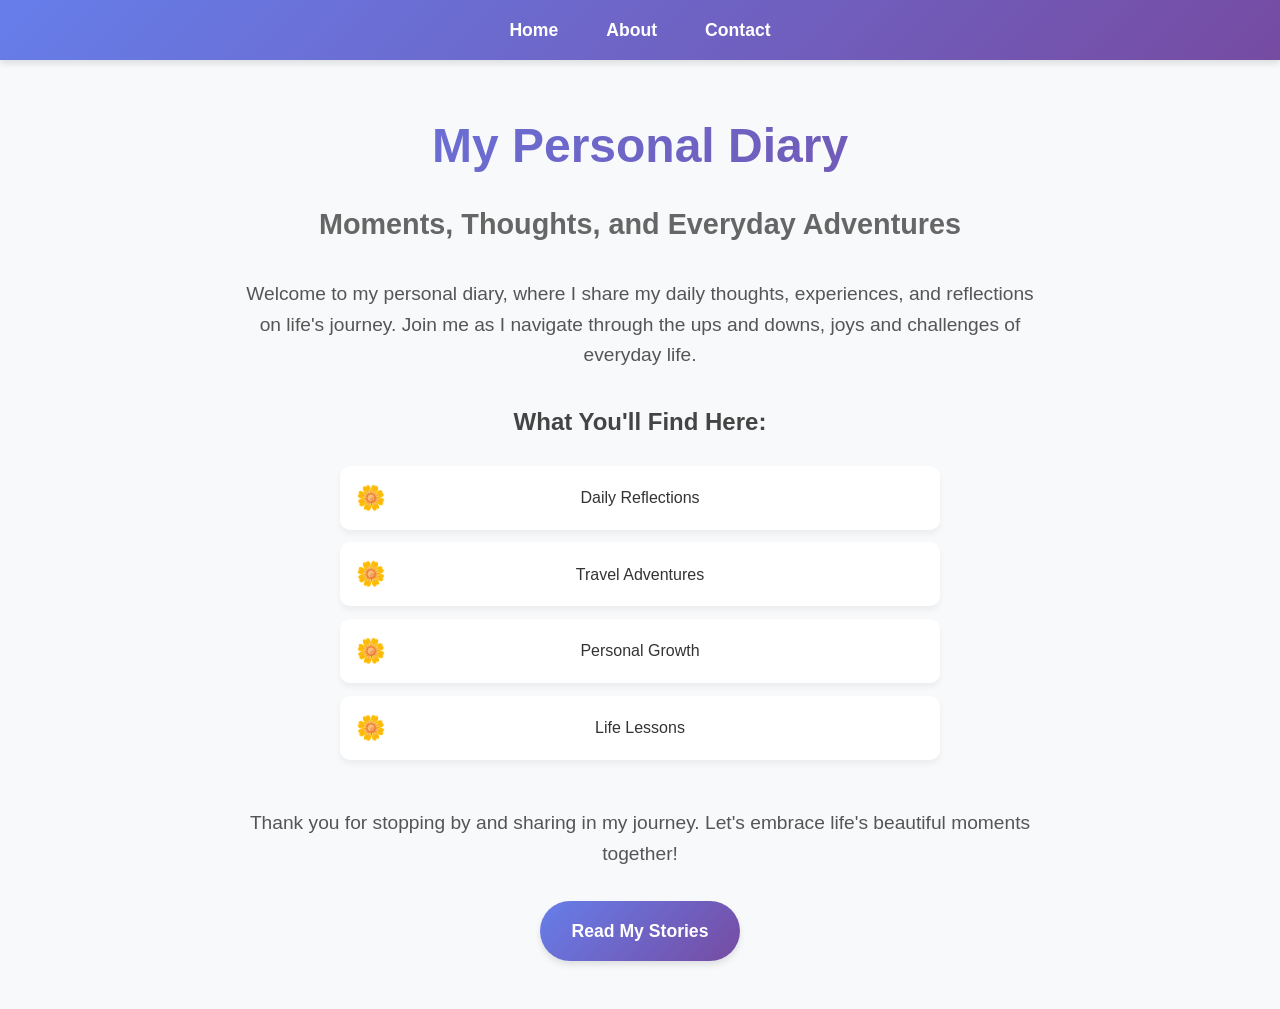
<file: index.html>
<!DOCTYPE html>
<html lang="en">
<head>
    <meta charset="UTF-8">
    <meta name="viewport" content="width=device-width, initial-scale=1.0">
    <title>My Personal Diary</title>
    <link rel="stylesheet" href="style.css">
</head>
<body>
    <header>
        <nav>
            <ul>
                <li><a href="index.html">Home</a></li>
                <li><a href="about.html">About</a></li>
                <li><a href="contact.html">Contact</a></li>
            </ul>
        </nav>
    </header>
    <main>
        <h1>My Personal Diary</h1>
        <h2>Moments, Thoughts, and Everyday Adventures</h2>
        <p>Welcome to my personal diary, where I share my daily thoughts, experiences, and reflections on life's journey. Join me as I navigate through the ups and downs, joys and challenges of everyday life.</p>
        <h3>What You'll Find Here:</h3>
        <ul>
            <li>Daily Reflections</li>
            <li>Travel Adventures</li>
            <li>Personal Growth</li>
            <li>Life Lessons</li>
        </ul>
        <p>Thank you for stopping by and sharing in my journey. Let's embrace life's beautiful moments together!</p>
        <a href="#" class="cta">Read My Stories</a>
    </main>
</body>
</html>
</file>
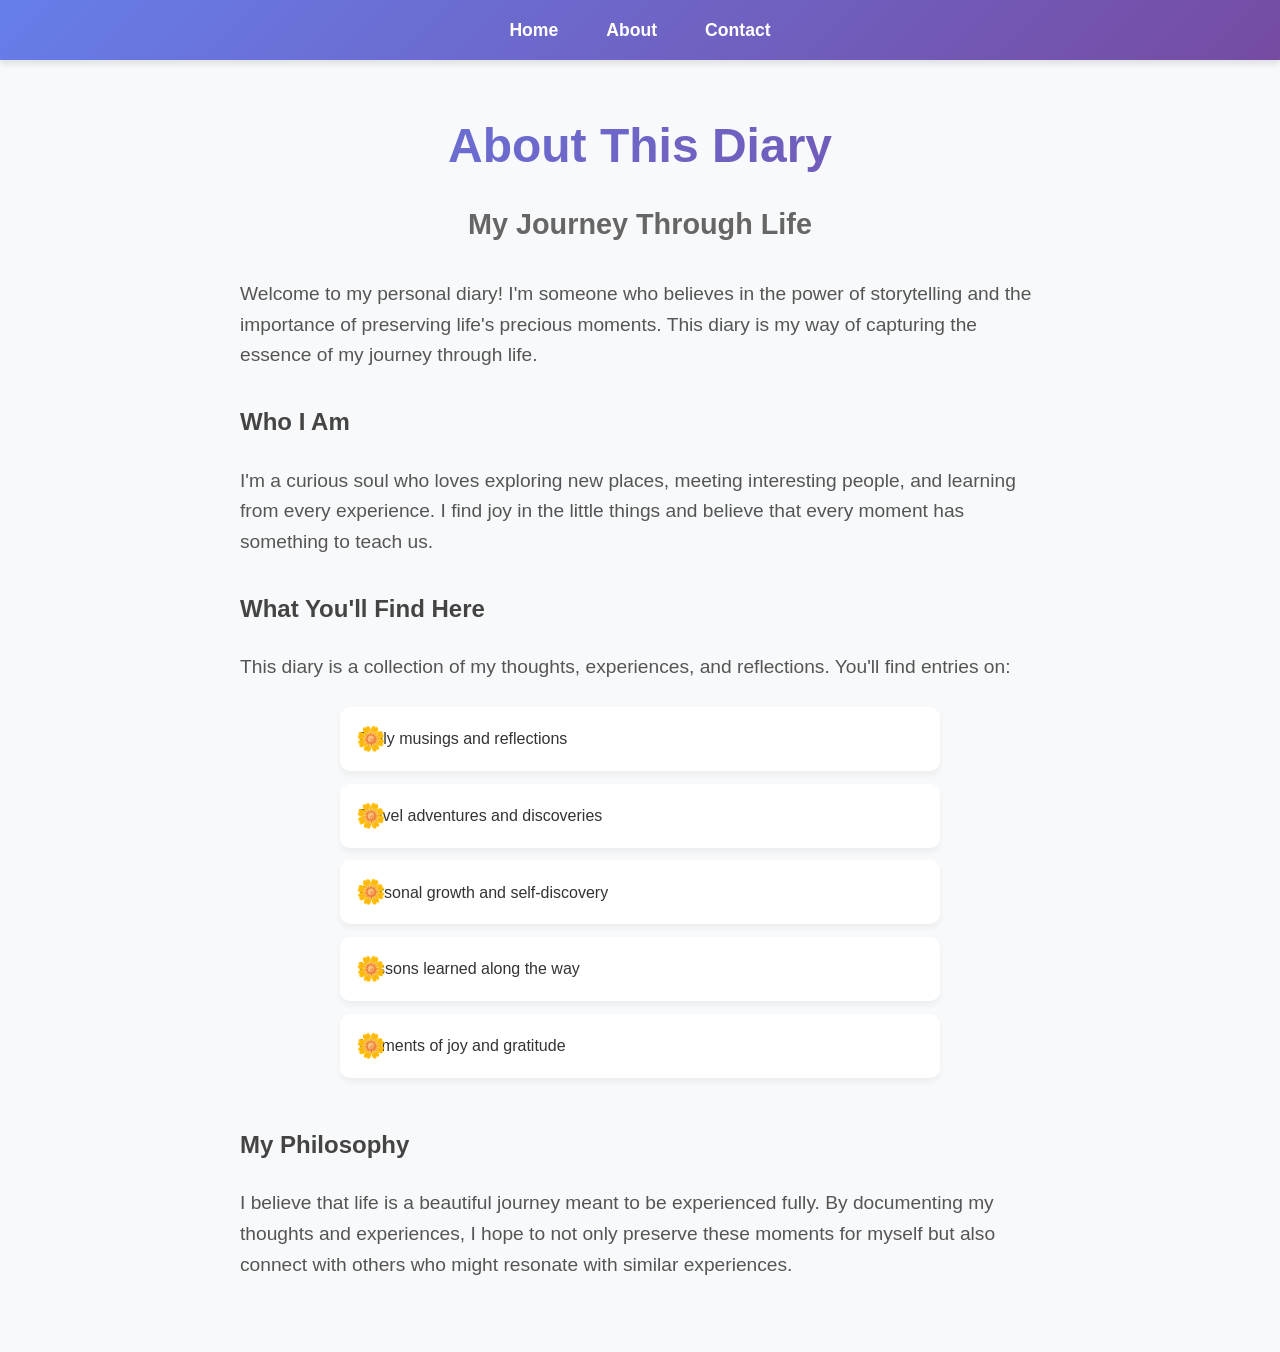
<file: about.html>
<!DOCTYPE html>
<html lang="en">
<head>
    <meta charset="UTF-8">
    <meta name="viewport" content="width=device-width, initial-scale=1.0">
    <title>About - My Personal Diary</title>
    <link rel="stylesheet" href="style.css">
    <style>
        .about-container {
            max-width: 800px;
            margin: 0 auto;
            text-align: left;
        }
        .about-container h3 {
            margin-top: 2rem;
        }
        .about-container p {
            margin-bottom: 1.5rem;
        }
    </style>
</head>
<body>
    <header>
        <nav>
            <ul>
                <li><a href="index.html">Home</a></li>
                <li><a href="about.html">About</a></li>
                <li><a href="contact.html">Contact</a></li>
            </ul>
        </nav>
    </header>
    <main>
        <h1>About This Diary</h1>
        <h2>My Journey Through Life</h2>
        <div class="about-container">
            <p>Welcome to my personal diary! I'm someone who believes in the power of storytelling and the importance of preserving life's precious moments. This diary is my way of capturing the essence of my journey through life.</p>
            
            <h3>Who I Am</h3>
            <p>I'm a curious soul who loves exploring new places, meeting interesting people, and learning from every experience. I find joy in the little things and believe that every moment has something to teach us.</p>
            
            <h3>What You'll Find Here</h3>
            <p>This diary is a collection of my thoughts, experiences, and reflections. You'll find entries on:</p>
            <ul>
                <li>Daily musings and reflections</li>
                <li>Travel adventures and discoveries</li>
                <li>Personal growth and self-discovery</li>
                <li>Lessons learned along the way</li>
                <li>Moments of joy and gratitude</li>
            </ul>
            
            <h3>My Philosophy</h3>
            <p>I believe that life is a beautiful journey meant to be experienced fully. By documenting my thoughts and experiences, I hope to not only preserve these moments for myself but also connect with others who might resonate with similar experiences.</p>
        </div>
    </main>
</body>
</html>
</file>
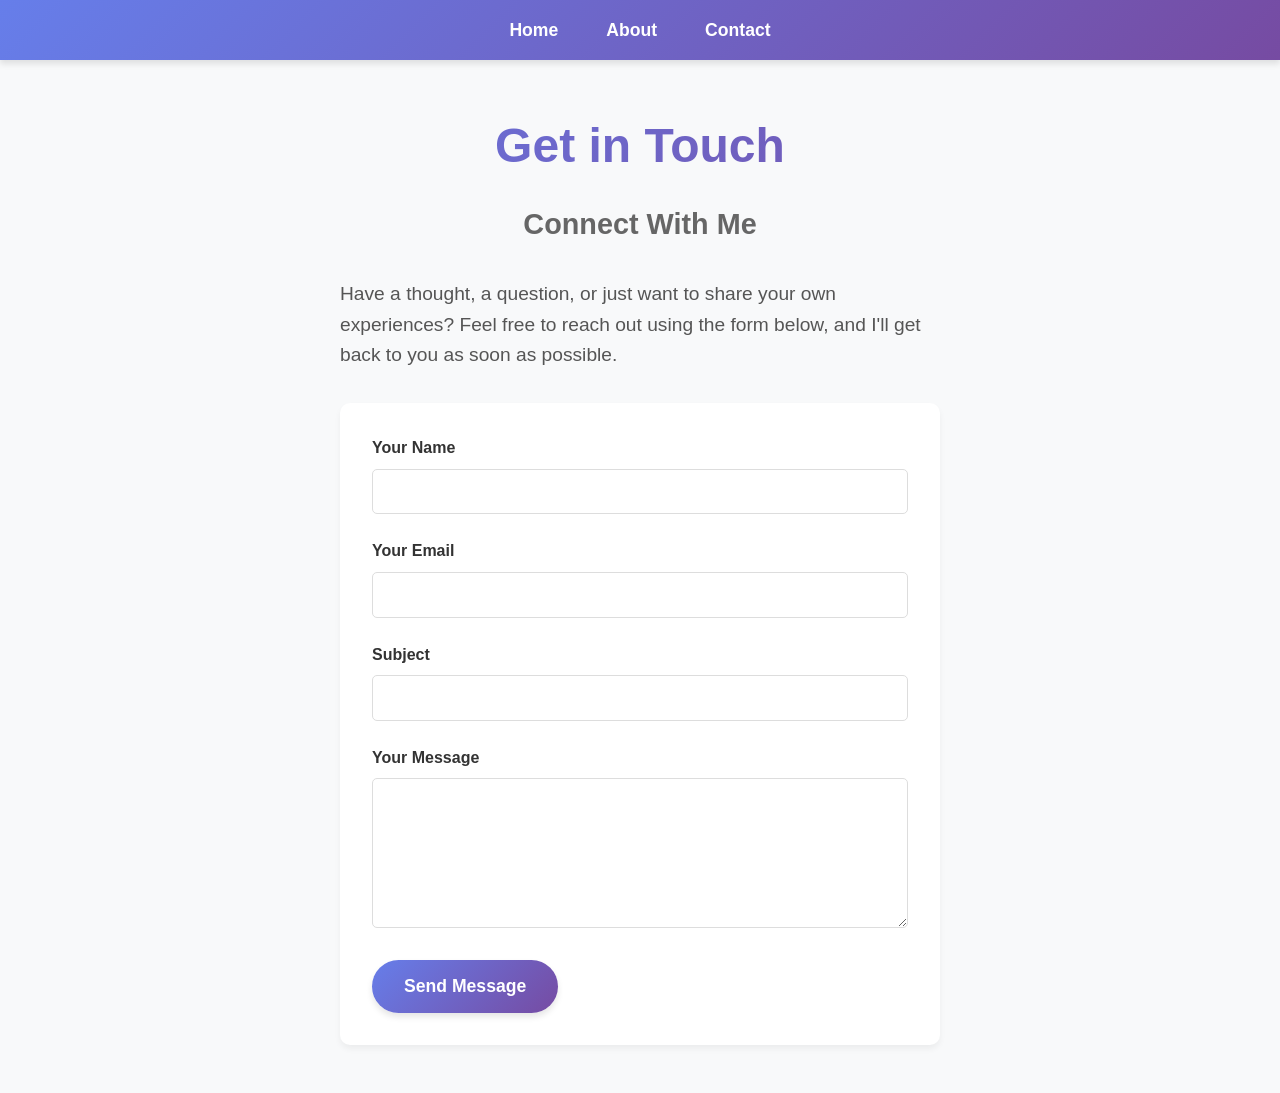
<file: contact.html>
<!DOCTYPE html>
<html lang="en">
<head>
    <meta charset="UTF-8">
    <meta name="viewport" content="width=device-width, initial-scale=1.0">
    <title>Contact - My Personal Diary</title>
    <link rel="stylesheet" href="style.css">
    <style>
        .contact-container {
            max-width: 600px;
            margin: 0 auto;
            text-align: left;
        }
        .contact-form {
            background: white;
            padding: 2rem;
            border-radius: 10px;
            box-shadow: 0 4px 6px rgba(0, 0, 0, 0.05);
            margin-top: 2rem;
        }
        .form-group {
            margin-bottom: 1.5rem;
        }
        .form-group label {
            display: block;
            margin-bottom: 0.5rem;
            font-weight: 600;
        }
        .form-group input,
        .form-group textarea {
            width: 100%;
            padding: 0.8rem;
            border: 1px solid #ddd;
            border-radius: 5px;
            font-size: 1rem;
        }
        .form-group textarea {
            resize: vertical;
            min-height: 150px;
        }
        .submit-btn {
            background: linear-gradient(135deg, #667eea 0%, #764ba2 100%);
            color: white;
            border: none;
            padding: 1rem 2rem;
            border-radius: 50px;
            font-weight: 600;
            font-size: 1.1rem;
            cursor: pointer;
            transition: all 0.3s ease;
            box-shadow: 0 4px 6px rgba(0, 0, 0, 0.1);
        }
        .submit-btn:hover {
            transform: translateY(-3px);
            box-shadow: 0 8px 15px rgba(0, 0, 0, 0.15);
        }
    </style>
</head>
<body>
    <header>
        <nav>
            <ul>
                <li><a href="index.html">Home</a></li>
                <li><a href="about.html">About</a></li>
                <li><a href="contact.html">Contact</a></li>
            </ul>
        </nav>
    </header>
    <main>
        <h1>Get in Touch</h1>
        <h2>Connect With Me</h2>
        <div class="contact-container">
            <p>Have a thought, a question, or just want to share your own experiences? Feel free to reach out using the form below, and I'll get back to you as soon as possible.</p>
            
            <form class="contact-form">
                <div class="form-group">
                    <label for="name">Your Name</label>
                    <input type="text" id="name" name="name" required>
                </div>
                <div class="form-group">
                    <label for="email">Your Email</label>
                    <input type="email" id="email" name="email" required>
                </div>
                <div class="form-group">
                    <label for="subject">Subject</label>
                    <input type="text" id="subject" name="subject" required>
                </div>
                <div class="form-group">
                    <label for="message">Your Message</label>
                    <textarea id="message" name="message" required></textarea>
                </div>
                <button type="submit" class="submit-btn">Send Message</button>
            </form>
        </div>
    </main>
</body>
</html>
</file>
<file: style.css>
/* Global Styles */
* {
    margin: 0;
    padding: 0;
    box-sizing: border-box;
}

body {
    font-family: 'Segoe UI', Tahoma, Geneva, Verdana, sans-serif;
    line-height: 1.6;
    color: #333;
    background-color: #f8f9fa;
}

/* Header and Navigation */
header {
    background: linear-gradient(135deg, #667eea 0%, #764ba2 100%);
    box-shadow: 0 4px 6px rgba(0, 0, 0, 0.1);
    position: sticky;
    top: 0;
    z-index: 1000;
}

nav ul {
    display: flex;
    justify-content: center;
    list-style: none;
    padding: 1rem;
}

nav ul li {
    margin: 0 1.5rem;
}

nav ul li a {
    color: white;
    text-decoration: none;
    font-weight: 600;
    font-size: 1.1rem;
    transition: all 0.3s ease;
    position: relative;
}

nav ul li a::after {
    content: '';
    position: absolute;
    width: 0;
    height: 2px;
    bottom: -5px;
    left: 0;
    background-color: white;
    transition: width 0.3s ease;
}

nav ul li a:hover::after {
    width: 100%;
}

nav ul li a:hover {
    transform: translateY(-2px);
}

/* Main Content */
main {
    max-width: 1200px;
    margin: 0 auto;
    padding: 3rem 2rem;
    text-align: center;
}

main h1 {
    font-size: 3rem;
    margin-bottom: 1rem;
    background: linear-gradient(135deg, #667eea 0%, #764ba2 100%);
    -webkit-background-clip: text;
    background-clip: text;
    color: transparent;
    font-weight: 800;
    animation: fadeIn 1s ease-in-out;
}

main h2 {
    font-size: 1.8rem;
    margin-bottom: 2rem;
    color: #666;
    animation: fadeIn 1s ease-in-out 0.2s both;
}

main p {
    font-size: 1.2rem;
    margin-bottom: 2rem;
    color: #555;
    max-width: 800px;
    margin-left: auto;
    margin-right: auto;
    animation: fadeIn 1s ease-in-out 0.4s both;
}

main h3 {
    font-size: 1.5rem;
    margin-bottom: 1.5rem;
    color: #444;
    animation: fadeIn 1s ease-in-out 0.6s both;
}

/* Features List */
main ul {
    list-style: none;
    max-width: 600px;
    margin: 0 auto 3rem;
    animation: fadeIn 1s ease-in-out 0.8s both;
}

main ul li {
    background: white;
    padding: 1.2rem;
    margin: 0.8rem 0;
    border-radius: 10px;
    box-shadow: 0 4px 6px rgba(0, 0, 0, 0.05);
    transition: all 0.3s ease;
    position: relative;
    overflow: hidden;
}

main ul li::before {
    content: '🌼';
    position: absolute;
    left: 1rem;
    top: 50%;
    transform: translateY(-50%);
    font-size: 1.5rem;
}

main ul li:hover {
    transform: translateY(-5px);
    box-shadow: 0 10px 20px rgba(0, 0, 0, 0.1);
}

main ul li a {
    text-decoration: none;
    color: #333;
    display: block;
    padding-left: 3rem;
}

/* Call to Action */
.cta {
    display: inline-block;
    background: linear-gradient(135deg, #667eea 0%, #764ba2 100%);
    color: white;
    padding: 1rem 2rem;
    border-radius: 50px;
    text-decoration: none;
    font-weight: 600;
    font-size: 1.1rem;
    transition: all 0.3s ease;
    box-shadow: 0 4px 6px rgba(0, 0, 0, 0.1);
    animation: fadeIn 1s ease-in-out 1s both;
}

.cta:hover {
    transform: translateY(-3px);
    box-shadow: 0 8px 15px rgba(0, 0, 0, 0.15);
}

/* Animations */
@keyframes fadeIn {
    from {
        opacity: 0;
        transform: translateY(20px);
    }
    to {
        opacity: 1;
        transform: translateY(0);
    }
}

/* Responsive Design */
@media (max-width: 768px) {
    main h1 {
        font-size: 2.2rem;
    }
    
    main h2 {
        font-size: 1.5rem;
    }
    
    main p {
        font-size: 1.1rem;
    }
    
    nav ul li {
        margin: 0 1rem;
    }
    
    main {
        padding: 2rem 1rem;
    }
}

@media (max-width: 480px) {
    main h1 {
        font-size: 1.8rem;
    }
    
    nav ul {
        flex-direction: column;
        align-items: center;
    }
    
    nav ul li {
        margin: 0.5rem 0;
    }
}
</file>
